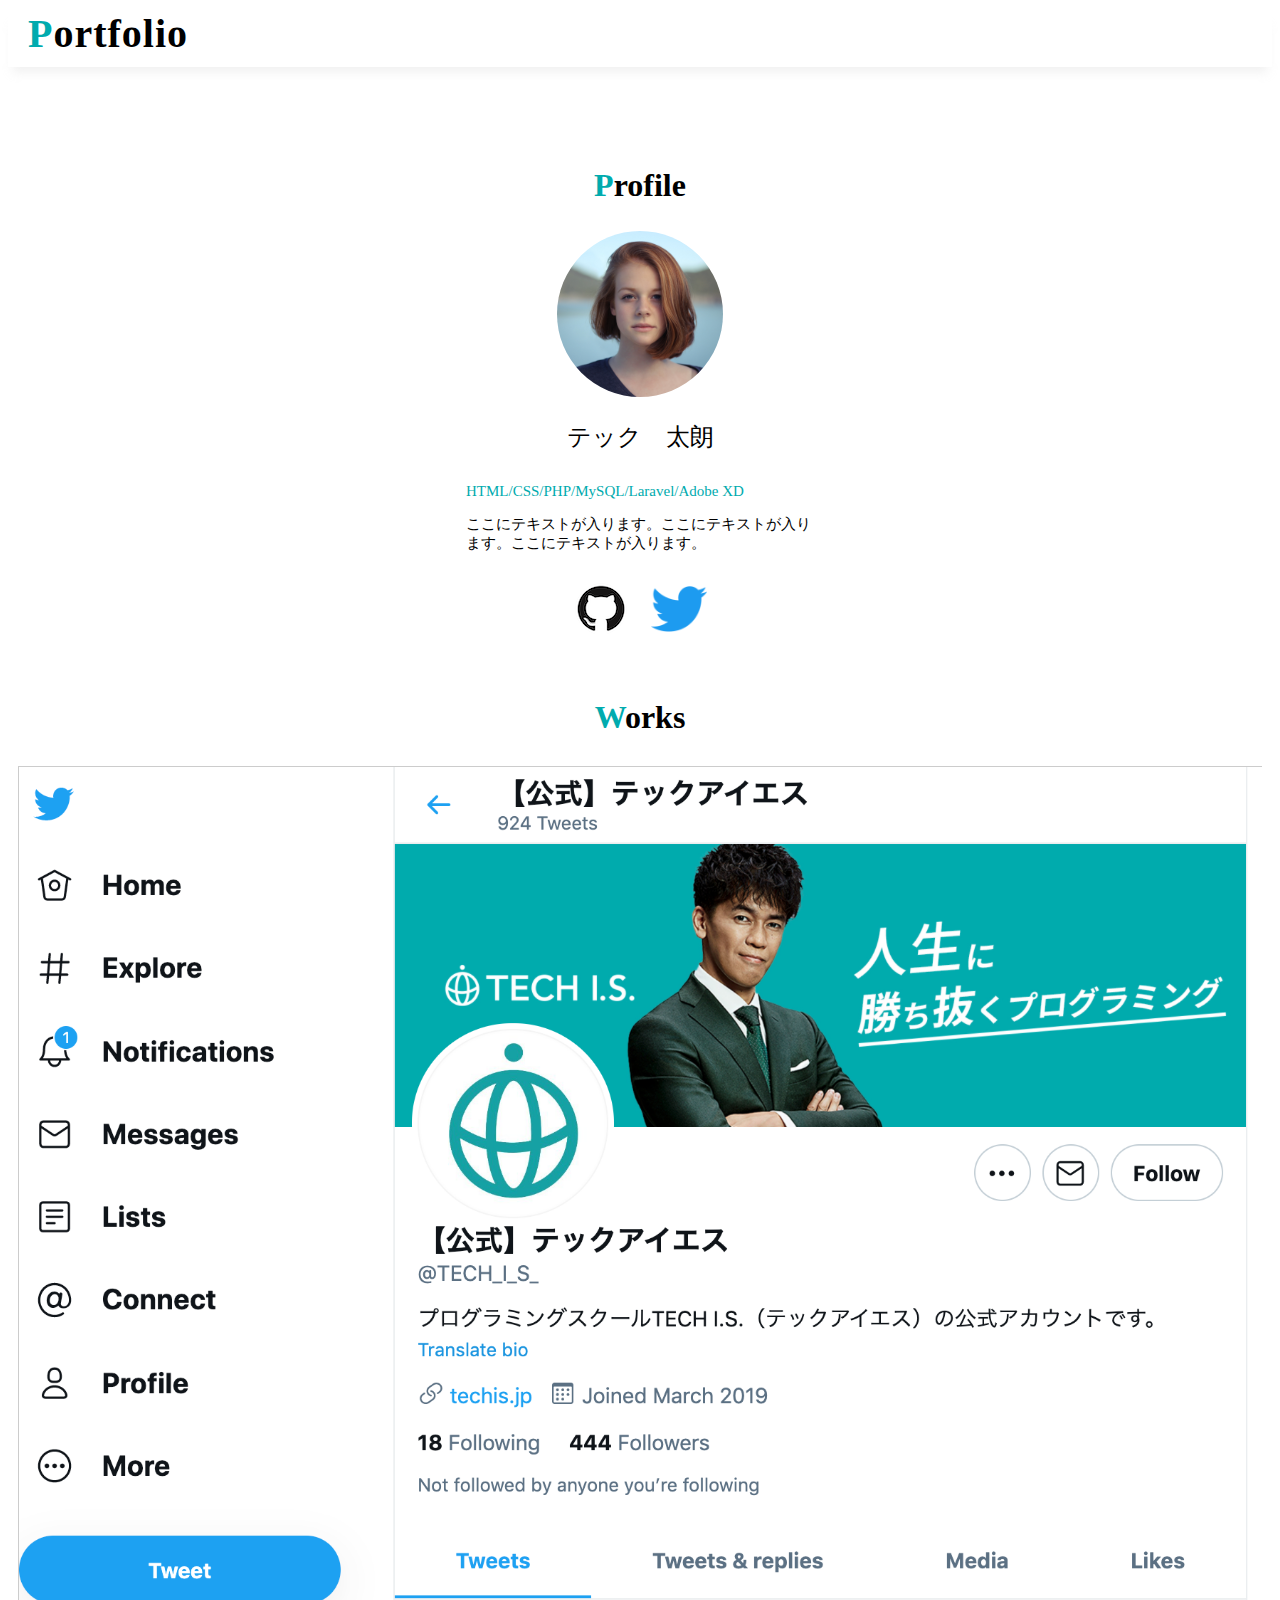
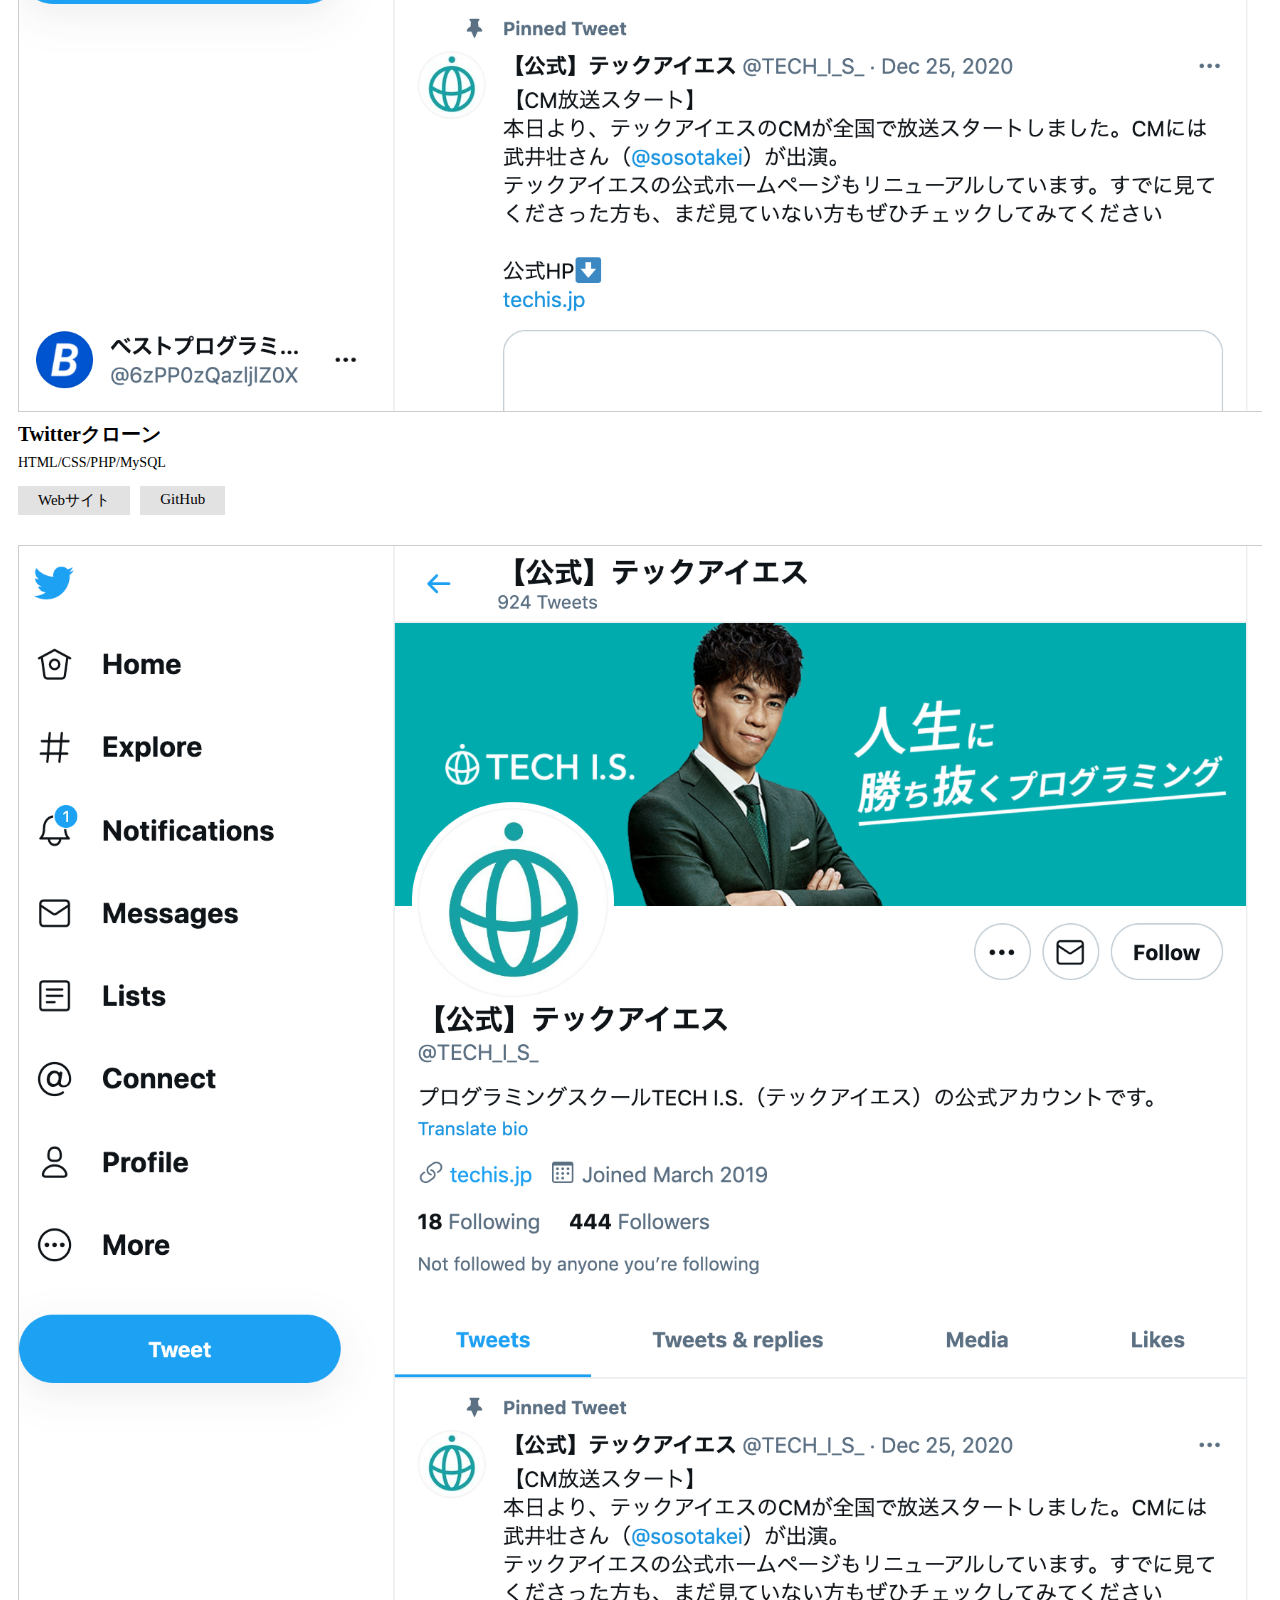
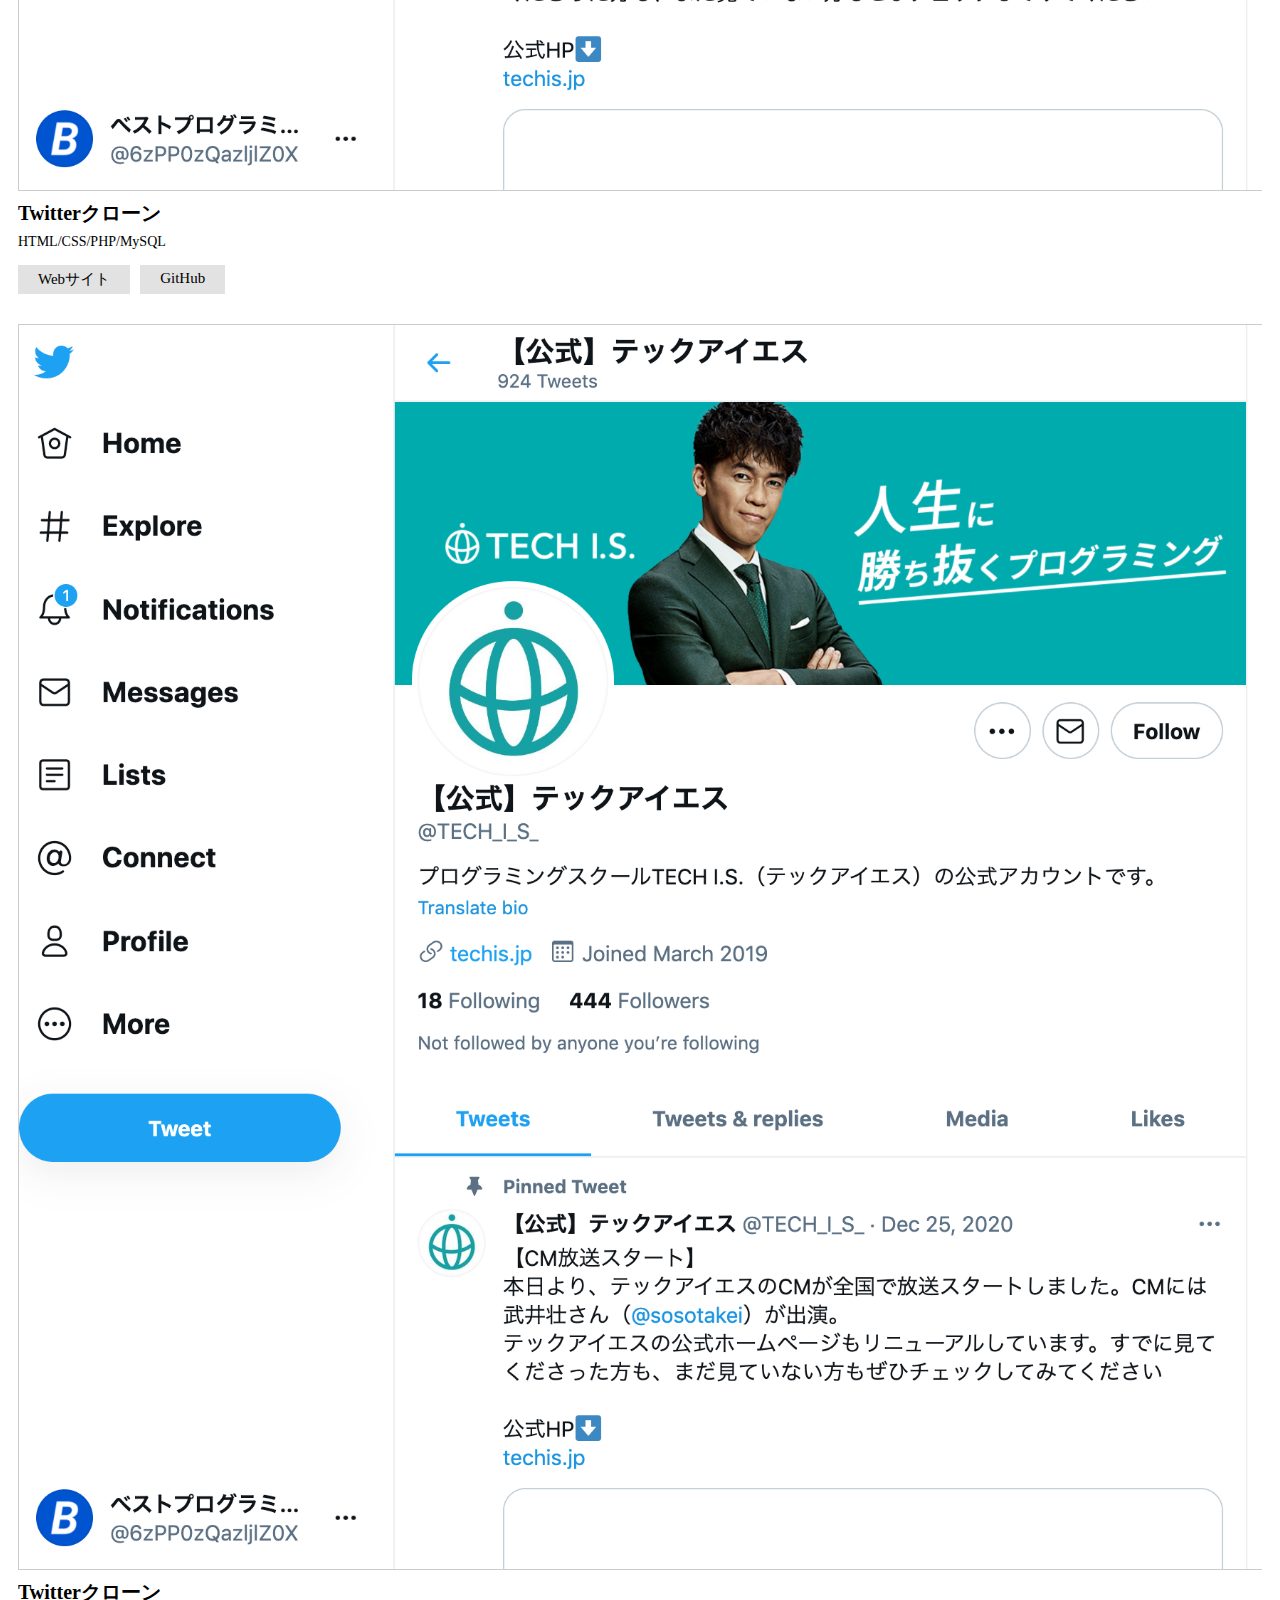
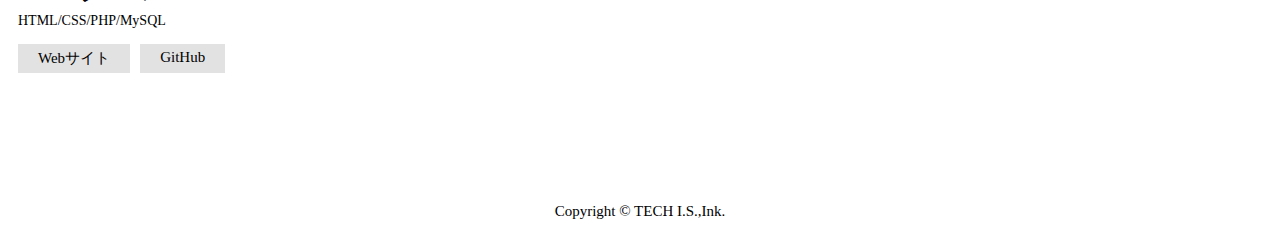
<file: index.html>
<!DOCTYPE html>
<html lang="en">
<head>
    <meta charset="UTF-8">
    <meta http-equiv="X-UA-Compatible" content="IE=edge">
    <!--
        レスポンシブの設定
        ・viewportの設定
    -->
    <meta name="viewport" content="width=device-width, initial-scale=1.0">
    <!-- このサイトは何か説明する場所-->
    <meta name="description" content="テック太郎の自己紹介"> 
    <!-- タイトルの設定-->
    <title>PORTFOLIO2</title>
    <!-- タイトルの設定 -->
    <link rel="stylesheet" href="style.css">
</head>
<body>
    <!--
        headerタグの設定
        ・ロゴの設定をします
        ・h1タグとaタグとspanタグを使っていきます
    -->
    <header>
        <h1 class="block-header">
            <a href="">
                <span class="color-green">P</span>ortfolio
            </a>
        </h1>
    </header>

    <!--
        mainタグの作成
        ・profile用とwork用の箱を作成する
        →divタグを使っていきます
    -->
    <div class="block-main">
        <!--
            profileの前
        -->
        <div class="box-profile">
            <h2 class="sub-title">
                <span class="color-green">P</span>rofile
            </h2>
            <div class="item-list"> 
                <img src="img/profile.png" alt="プロフィール画像">
                <b>テック　太朗</b>
                <p class="color-green">HTML/CSS/PHP/MySQL/Laravel/Adobe XD</p>
                <p>ここにテキストが入ります。ここにテキストが入ります。ここにテキストが入ります。</p>
            </div>
            <ul class="icon-list">
                <li>
                    <a href=""></a>
                        <img src="img/github.png" alt="Githubアイコン">
                </li>
                <li>
                    <a href=""></a>
                        <img src="img/twitter.png" alt="Twitterアイコン">
                </li>
            </ul>

        </div>
        <!--
            workの前
        -->
        <div class="box-works">
            <h2 class="sub-title">
                <span class="color-green">W</span>orks
            </h2>

            <ul class="works-list">
                <li>
                    <img src="img/work_1.png" alt="Twitterクローンの画像">
                    <h3>Twitterクローン</h3>
                    <span>HTML/CSS/PHP/MySQL</span>
                    <div class="link">
                        <a href="">Webサイト</a>
                        <a href="">GitHub</a>
                    </div>
                </li>
                
                <li>
                    <img src="img/work_1.png" alt="Twitterクローンの画像">
                    <h3>Twitterクローン</h3>
                    <span>HTML/CSS/PHP/MySQL</span>
                    <div class="link">
                        <a href="">Webサイト</a>
                        <a href="">GitHub</a>
                    </div>
                </li>

                <li>
                    <img src="img/work_1.png" alt="Twitterクローンの画像">
                    <h3>Twitterクローン</h3>
                    <span>HTML/CSS/PHP/MySQL</span>
                    <div class="link">
                        <a href="">Webサイト</a>
                        <a href="">GitHub</a>
                    </div>
                </li>
            </ul>
        </div>

    </div>

    <!-- 
        footerタグの作成 
        ・copyrightの設定
        →pタグを使います
    -->
    <footer class="block-footer">
        <p>Copyright ©︎ TECH I.S.,Ink.</p>
    </footer>

</body>
</html>
</file>
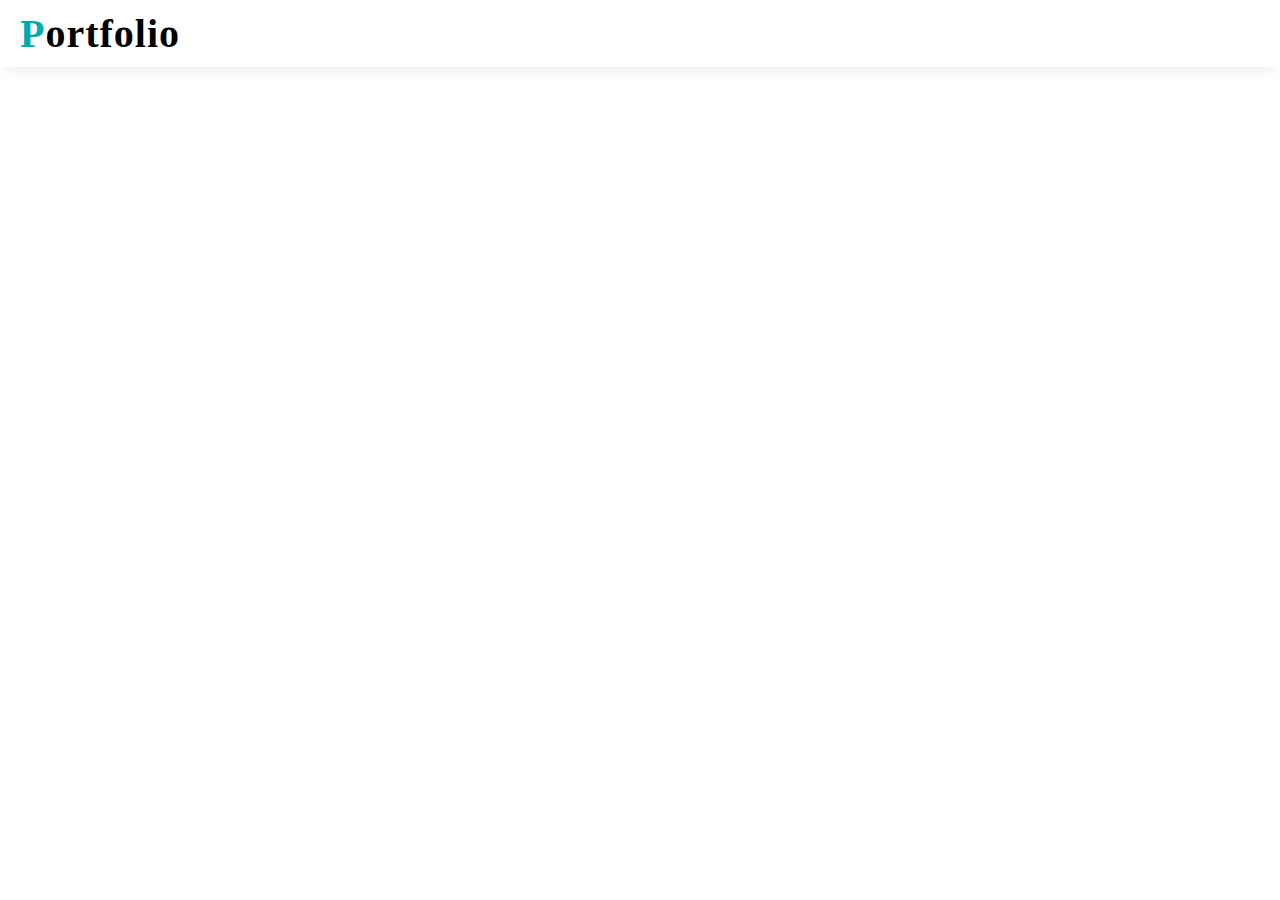
<file: img/indec.html>
<!DOCTYPE html>
<html lang="en">
<head>
    <meta charset="UTF-8">
    <meta http-equiv="X-UA-Compatible" content="IE=edge">
    <meta name="viewport" content="width=device-width, initial-scale=1.0">
    <!-- このサイトは何か説明する場所-->
    <meta name="viewport" content="テック太郎の自己紹介"> 
    <!-- タイトルの設定-->
    <title>PORTFOLIO2</title>
    <link rel="stylesheet" href="style.css">
</head>
<body>
    <!--
        headerタグの設定
        ・ロゴの設定をします
        ・h1タグとaタグとspanタグを使っていきます
    -->
    <header>
        <h1 class="block-header">
            <a href="">
                <span class="color-green">P</span>ortfolio
            </a>
        </h1>
    </header>
</body>
</html>
</file>
<file: style.css>
/*
* 画面のスタイルシート
*/

.body {
    font-family: "Noto Sans JP","sans-serif";
    margin: 0;
    min-width: 1076px;
}

.color-green {
    color: #00ABAE;
}

.sub-title {
    font-size: 32px;
}


/*
* [headerタグ]のスタイルシート
*/

.block-header {
    margin: 10px 0;
    padding: 0 20px 10px;
    box-shadow: 0 10px 10px -5px rgba(204,204,204,0.3);
}

.block-header a {
    font-size: 40px;
    color: #000;
    text-decoration: none;
    letter-spacing: 1px;
}

/*
* [main]のスタイルシート
*/

.block-main {
    text-align : center;
    margin: 100px 0;
}

/*
*[profile]のスタイルシート
*/

.item-list{
    width: 100%;
    max-width: 348px;
    margin: 0 auto;
}

.item-list b{
    display: block;
    font-size: 24px;
    font-weight: normal;
    margin: 20px 0 30px;
}

.item-list p{
    font-size: 15px;
    line-height: normal;
    text-align: left;
}

.icon-list {
    list-style: none;
    width: 100%;
    max-width: 247px;
    margin: 30px auto;
    padding: 0;
    display: flex;
    justify-content: center;
    align-items: center;
}

.icon-list li {
    margin-right: 22px;
}

.icon-list li:last-child {
    margin-right: 0;
}

/*
* [Works]のスタイルシート
*/

.box-works {
    margin: 80px 0 0;
}

.works-list {
    list-style: none;
    width: 100%;
    max-width: 1076px;
    margin: 30px auto;
    padding: 0%;
    text-align: left;
    overflow: hidden;
}

.works-list li {
    display: block;
    width: 100%;
    max-width: 348px;
    float: left;
    margin-right: 15px;
}

.works-list li:last-child{
    margin-right: 0;
}

.works-list li img {
    width: 100%;
    border: 1px solid #ccc;    
}

.works-list li h3 {
    font-size: 24px;
    margin: 10px 0;
}

.works-list li span {
    font-size: 18px;
}

.works-list li .link {
    display: flex;
    justify-content: left;
    align-items: left;
    margin-top: 15px;
}

.works-list li .link a{
    background-color: rgb(226, 226, 226);
    padding: 5px 20px;
    margin-right: 10px;
    font-size: 15px;
    text-decoration: none;
    color: #000;
}

/*
* [footer]のスタイルシート
*/

.block-footer p {
    clear: both;
    text-align: center;
    font-size: 15px;
    margin: 50px 0 20px;
}


/*
*タブレット用のスタイルシート  
*/

/*@media screen  and (max-width:767px){
    .sub-title {
        color: red;
    }
}/*

/*
*スマホ用のスタイルシート  
*/

@media screen and (max-width: 767px) {
    body {
        min-width: 10
        0%;
    }

    /*
    * [header]のスタイルシート
    */

    .block-header {
        padding: 0 10px 10px;
        box-shadow: 0 8px 8px -5px rgba(204,204,204,0.3);
    }
    
    .block-header a {
        font-size: 31px;
    }

    /*
    * [main]のスタイルシート
    */

    .block-main {
        margin: 50px 0;
    }

    /*
    * [profile]のスタイルシート
    */

    .box-profile {
        padding: 0 10px;
    }

    .item-list {
        max-width: 100%;
    }

    .icon-list {
        max-width: 100%;
    }

    .icon-list li {
        margin-right: 25px;
    }

    .works-list {
        max-width: 100%;
    }

    .works-list li {
        max-width: 100%;
    }
}

/* [works]のスタイルシート */
 
.box-works {
    margin: 60px 0 0;
    padding: 0 10px;
}
 
.works-list {max-width: 100%;}
 
.works-list li {
    float: none;
    max-width: 100%;
    margin-right: 0;
    margin-bottom: 30px;
}
 
 
 
.works-list li h3 {
    font-size: 20px;
    margin: 5px 0;
}
 
.works-list li span {
    font-size: 14px;
}
 
}
</file>
<file: img/style.css>
/*
*　画面のスタイルシート
*/

body {
    font-family: "Noto Sans JP","sans-serif";
    margin: 0;
    min-width: 1076px;
}

.color-green {
    color: #00ABAE;
}


/*
* [header]のスタイルシート
*/

.block-header {
    margin: 10px 0;
    padding: 0 20px 10px;
    box-shadow: 0 10px 10px -5px rgba(204,204,204,0.3);
}

.block-header a{
    font-size: 40px;
    color: #000;
    text-decoration: none;
    letter-spacing: 1px;
}
</file>
